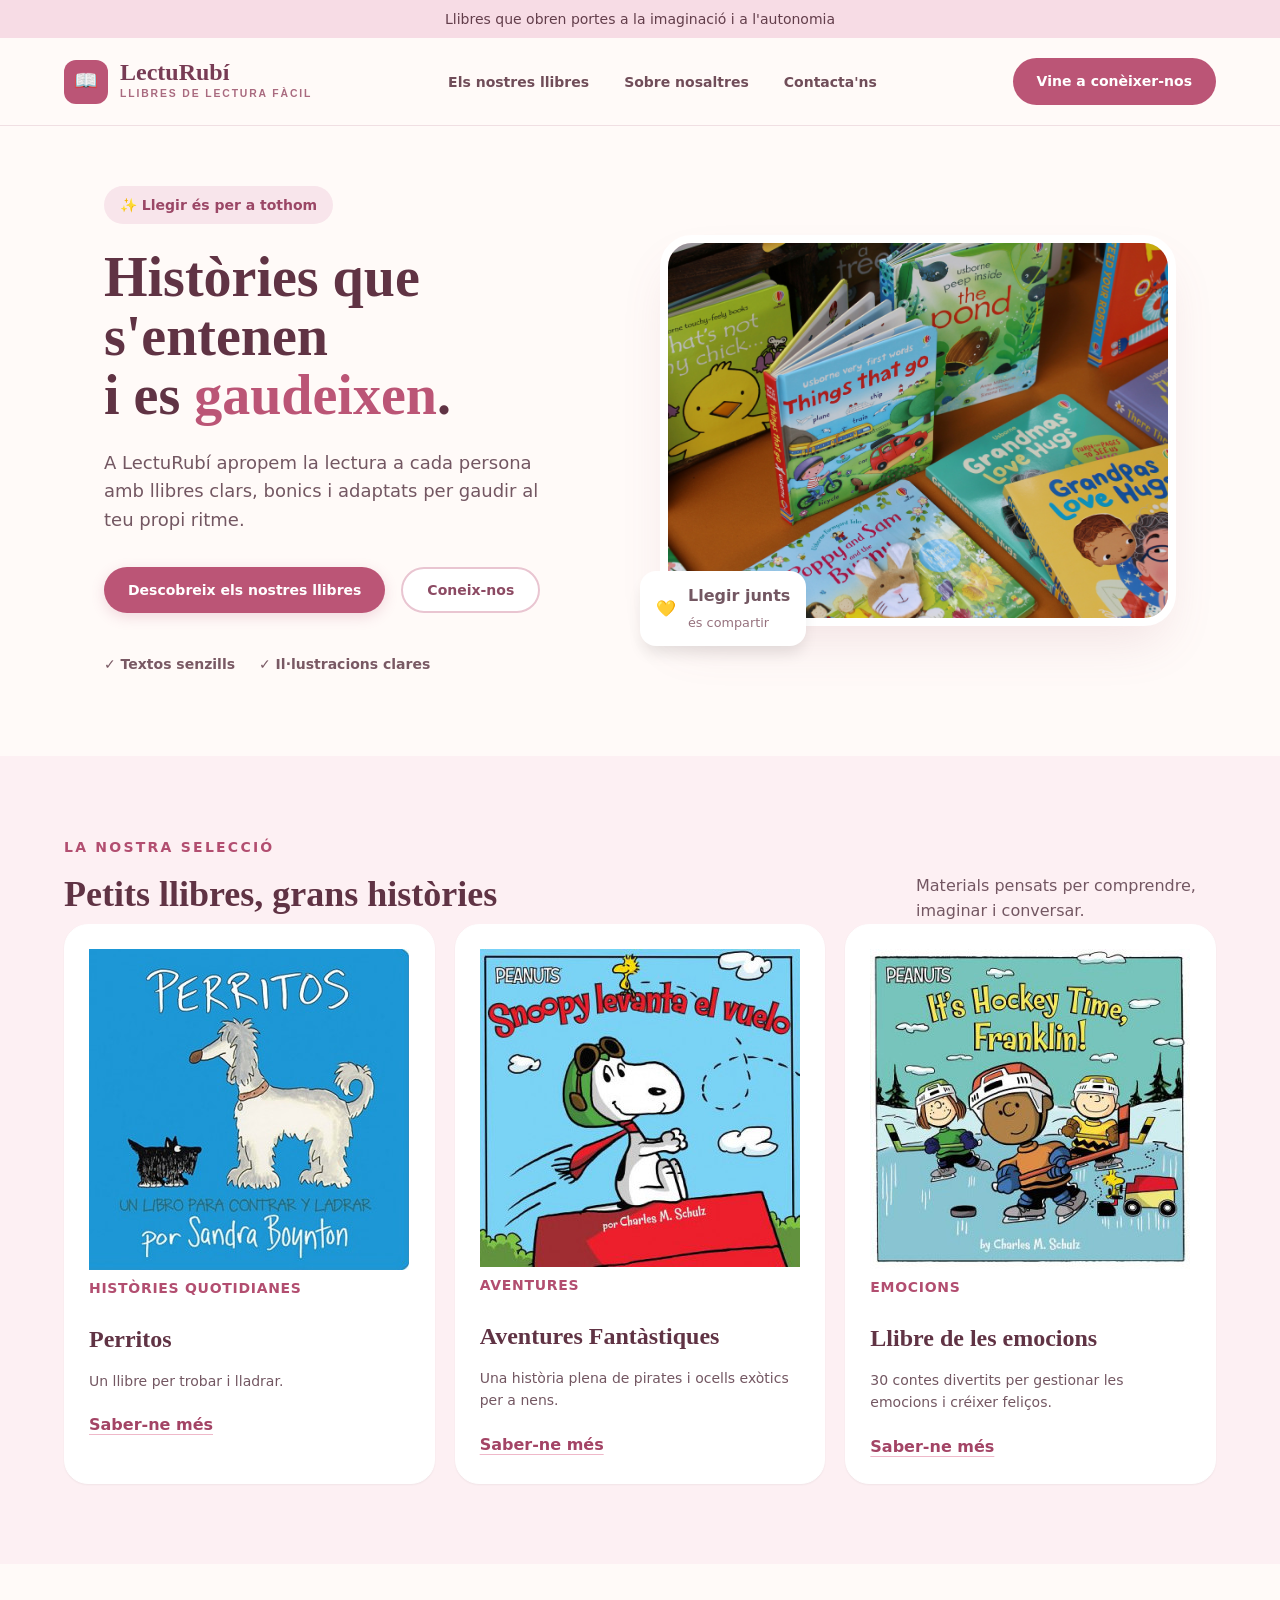
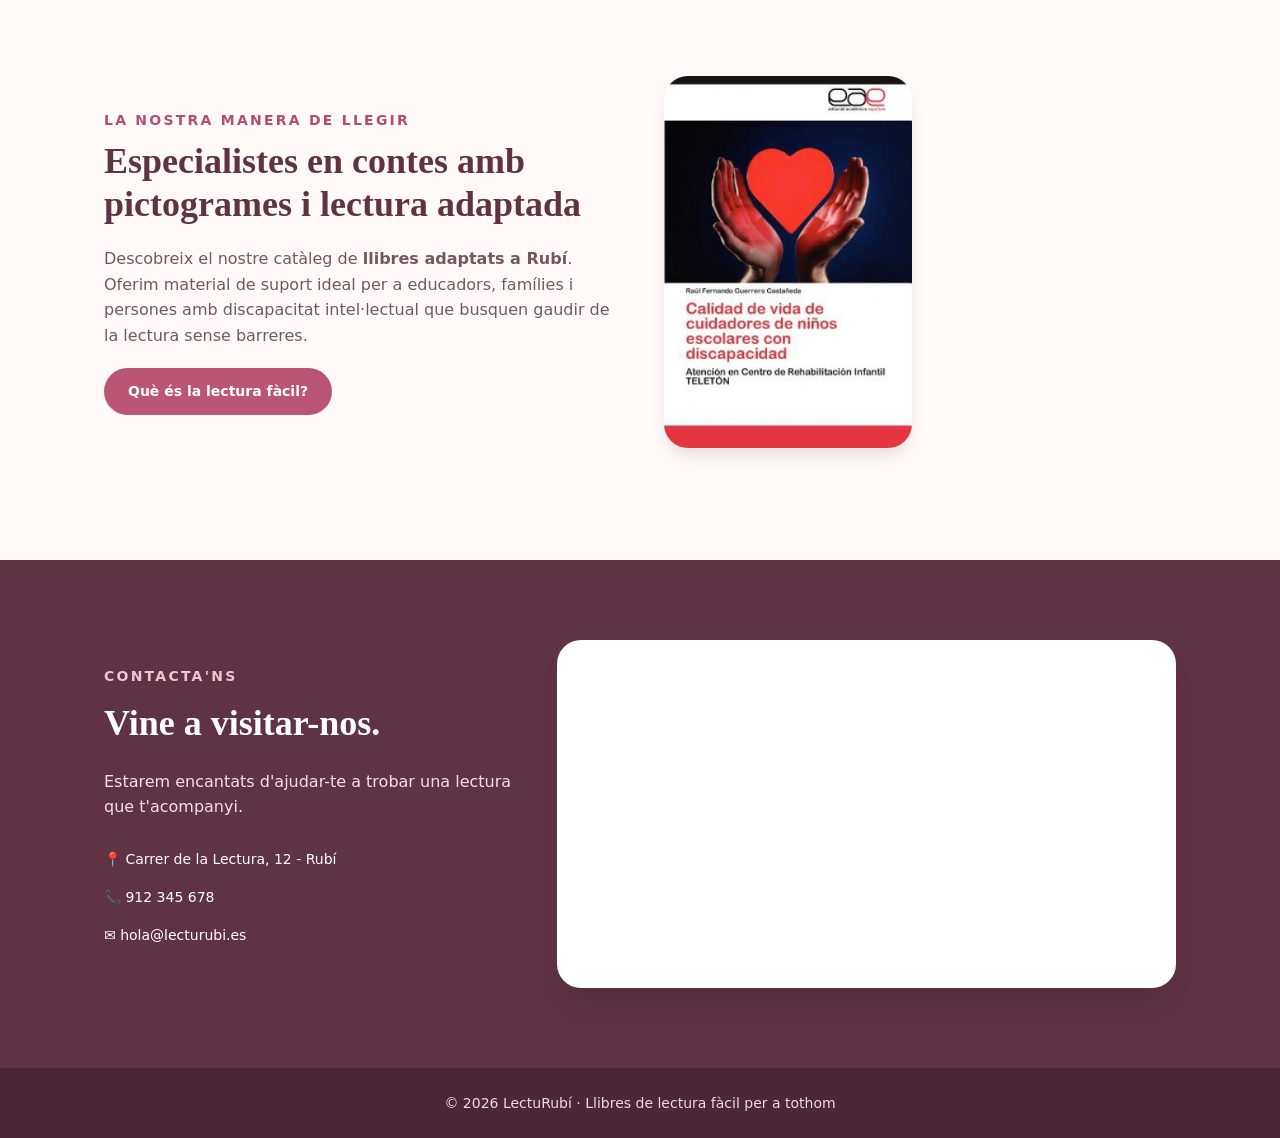
<file: index.html>
<!DOCTYPE html>
<html lang="ca">
<head>
    <!-- Configuración básica del documento -->
    <meta charset="UTF-8">
    <meta name="viewport" content="width=device-width, initial-scale=1.0">
    <meta name="google-site-verification" content="jIUxpeHj5xqXIpgmhEQrisM4NTHcFcZi3yAbn-0Yj28" />
    <title>LectuRubí - Llibres de lectura fàcil</title>
    <meta name="description" content="Descobreix LectuRubí, la teva llibreria a Rubí especialitzada en llibres de lectura fàcil i contes amb pictogrames per gaudir de la lectura sense barreres.">
    <!-- Vincula la hoja de estilos externa -->
    <link rel="stylesheet" href="style.css">
</head>
<body>

    <!-- Barra superior de aviso -->
    <div class="top-bar">
        Llibres que obren portes a la imaginació i a l'autonomia
    </div>

    <!-- Navegación principal con enlaces internos -->
    <header>
        <div class="logo">
            <div class="logo-icon">📖</div>
            <div>
                <div class="logo-text">LectuRubí</div>
                <div class="logo-sub">Llibres de lectura fàcil</div>
            </div>
        </div>
        <nav>
            <!-- Enlaces que navegan por la misma página -->
            <a href="#llibres">Els nostres llibres</a>
            <a href="#nosaltres">Sobre nosaltres</a>
            <a href="#contacte">Contacta'ns</a>
        </nav>
        <a href="#contacte" class="btn-primary">Vine a conèixer-nos</a>
    </header>

    <!-- Sección principal (Hero) -->
    <section id="inici" class="hero">
        <div class="hero-content">
            <div class="badge">✨ Llegir és per a tothom</div>
            <h1>Històries que s'entenen<br>i es <span class="highlight">gaudeixen</span>.</h1>
            <p>A LectuRubí apropem la lectura a cada persona amb llibres clars, bonics i adaptats per gaudir al teu propi ritme.</p>
            <div class="hero-buttons">
                <!-- Botones ancla hacia secciones específicas -->
                <a href="#llibres" class="btn-primary shadow">Descobreix els nostres llibres</a>
                <a href="#nosaltres" class="btn-outline">Coneix-nos</a>
            </div>
            <div class="features">
                <span>✓ Textos senzills</span>
                <span>✓ Il·lustracions clares</span>
            </div>
        </div>
        <div class="hero-image">
            <div class="image-wrapper">
                <img src="./libros-adaptados.jpg" alt="Llibres sobre una taula rosa" class="main-img">
            </div>
            <div class="floating-card">
                <div>💛</div>
                <div>
                    <strong>Llegir junts</strong><br>
                    <span class="text-small">és compartir</span>
                </div>
            </div>
        </div>
    </section>

    <!-- Sección del catálogo de libros -->
    <section id="llibres" class="selection">
        <div class="section-header">
            <div>
                <p class="section-subtitle">La nostra selecció</p>
                <h2>Petits llibres, grans històries</h2>
            </div>
            <p class="section-desc">Materials pensats per comprendre, imaginar i conversar.</p>
        </div>
        
        <div class="cards-grid">
            <!-- Ficha de libro 1 -->
            <article class="book-card">
                <div class="card-image-box">
                    <img src="./perritos-puppies.jpg" alt="Perritos" class="card-image">
                </div>
                <p class="card-tag">Històries quotidianes</p>
                <h3>Perritos</h3>
                <p>Un llibre per trobar i lladrar.</p>
                <!-- ENLAZADO INTERNO: Actualizado al nuevo archivo -->
                <a href="que-es-lectura-facil.html" class="link-more">Saber-ne més</a>
            </article>

            <!-- Ficha de libro 2 -->
            <article class="book-card">
                <div class="card-image-box">
                    <img src="./aventuras.jpg" alt="Aventures Fantàstiques" class="card-image">
                </div>
                <p class="card-tag">Aventures</p>
                <h3>Aventures Fantàstiques</h3>
                <p>Una història plena de pirates i ocells exòtics per a nens.</p>
                <!-- ENLAZADO INTERNO: Actualizado al nuevo archivo -->
                <a href="que-es-lectura-facil.html" class="link-more">Saber-ne més</a>
            </article>

            <!-- Ficha de libro 3 -->
            <article class="book-card">
                <div class="card-image-box">
                    <img src="./friends.jpg" alt="El gran llibre de les emocions" class="card-image">
                </div>
                <p class="card-tag">Emocions</p>
                <h3>Llibre de les emocions</h3>
                <p>30 contes divertits per gestionar les emocions i créixer feliços.</p>
                <!-- ENLAZADO INTERNO: Actualizado al nuevo archivo -->
                <a href="que-es-lectura-facil.html" class="link-more">Saber-ne més</a>
            </article>
        </div>
    </section>

    <!-- Sección estilo blog / manifiesto -->
    <section id="nosaltres" class="about">
        <div class="about-text">
            <p class="section-subtitle">La nostra manera de llegir</p>
            
            <!-- H2 para estructurar el texto SEO -->
            <h2>Especialistes en contes amb pictogrames i lectura adaptada</h2>
            
            <!-- CONTENIDO SEMÁNTICO: Uso de negritas y palabras clave del nicho -->
            <p>Descobreix el nostre catàleg de <strong>llibres adaptats a Rubí</strong>. Oferim material de suport ideal per a educadors, famílies i persones amb discapacitat intel·lectual que busquen gaudir de la lectura sense barreres.</p>
            
            <!-- ENLAZADO INTERNO: Conecta con la segunda página usando el estilo de botón principal -->
            <a href="que-es-lectura-facil.html" class="btn-primary" style="margin-top: 20px;">Què és la lectura fàcil?</a>
        </div>
        
        <div class="about-cards">
            <!-- IMAGEN: Adaptada al diseño moderno de la página -->
            <img src="./discapacidad.jpg" alt="Llibres adaptats i contes amb pictogrames a la llibreria LectuRubí" style="width: 100%; height: 100%; min-height: 300px; object-fit: cover; border-radius: 1.5rem; box-shadow: 0 10px 15px -3px rgba(0,0,0,0.1);">
        </div>
    </section>

    <!-- Sección final y mapa de contacto -->
    <footer id="contacte" class="contact-section">
        <div class="footer-content">
            <div class="footer-info">
                <p class="section-subtitle text-light-pink">Contacta'ns</p>
                <h2>Vine a visitar-nos.</h2>
                <p class="footer-desc">Estarem encantats d'ajudar-te a trobar una lectura que t'acompanyi.</p>
                
                <div class="contact-details">
                    <p>📍 Carrer de la Lectura, 12 - Rubí</p>
                    <p>📞 912 345 678</p>
                    <p>✉️ hola@lecturubi.es</p>
                </div>
            </div>
            <div class="footer-map">
                <!-- Mapa interactivo ajustado a la caja -->
                <iframe src="https://www.google.com/maps/embed?pb=!1m18!1m12!1m3!1d2989.3787723926834!2d2.02989107659556!3d41.48833489025091!2m3!1f0!2f0!3f0!3m2!1i1024!2i768!4f13.1!3m3!1m2!1s0x12a492d536c97a87%3A0x6b84ba0b5220c3a2!2sRub%C3%AD%2C%20Barcelona!5e0!3m2!1ses!2ses!4v1700000000000!5m2!1ses!2ses" width="100%" height="100%" style="border:0;" allowfullscreen="" loading="lazy" referrerpolicy="no-referrer-when-downgrade"></iframe>
            </div>
        </div>
        <div class="copyright">
            <p>© 2026 LectuRubí · Llibres de lectura fàcil per a tothom</p>
        </div>
    </footer>

</body>
</html>
</file>
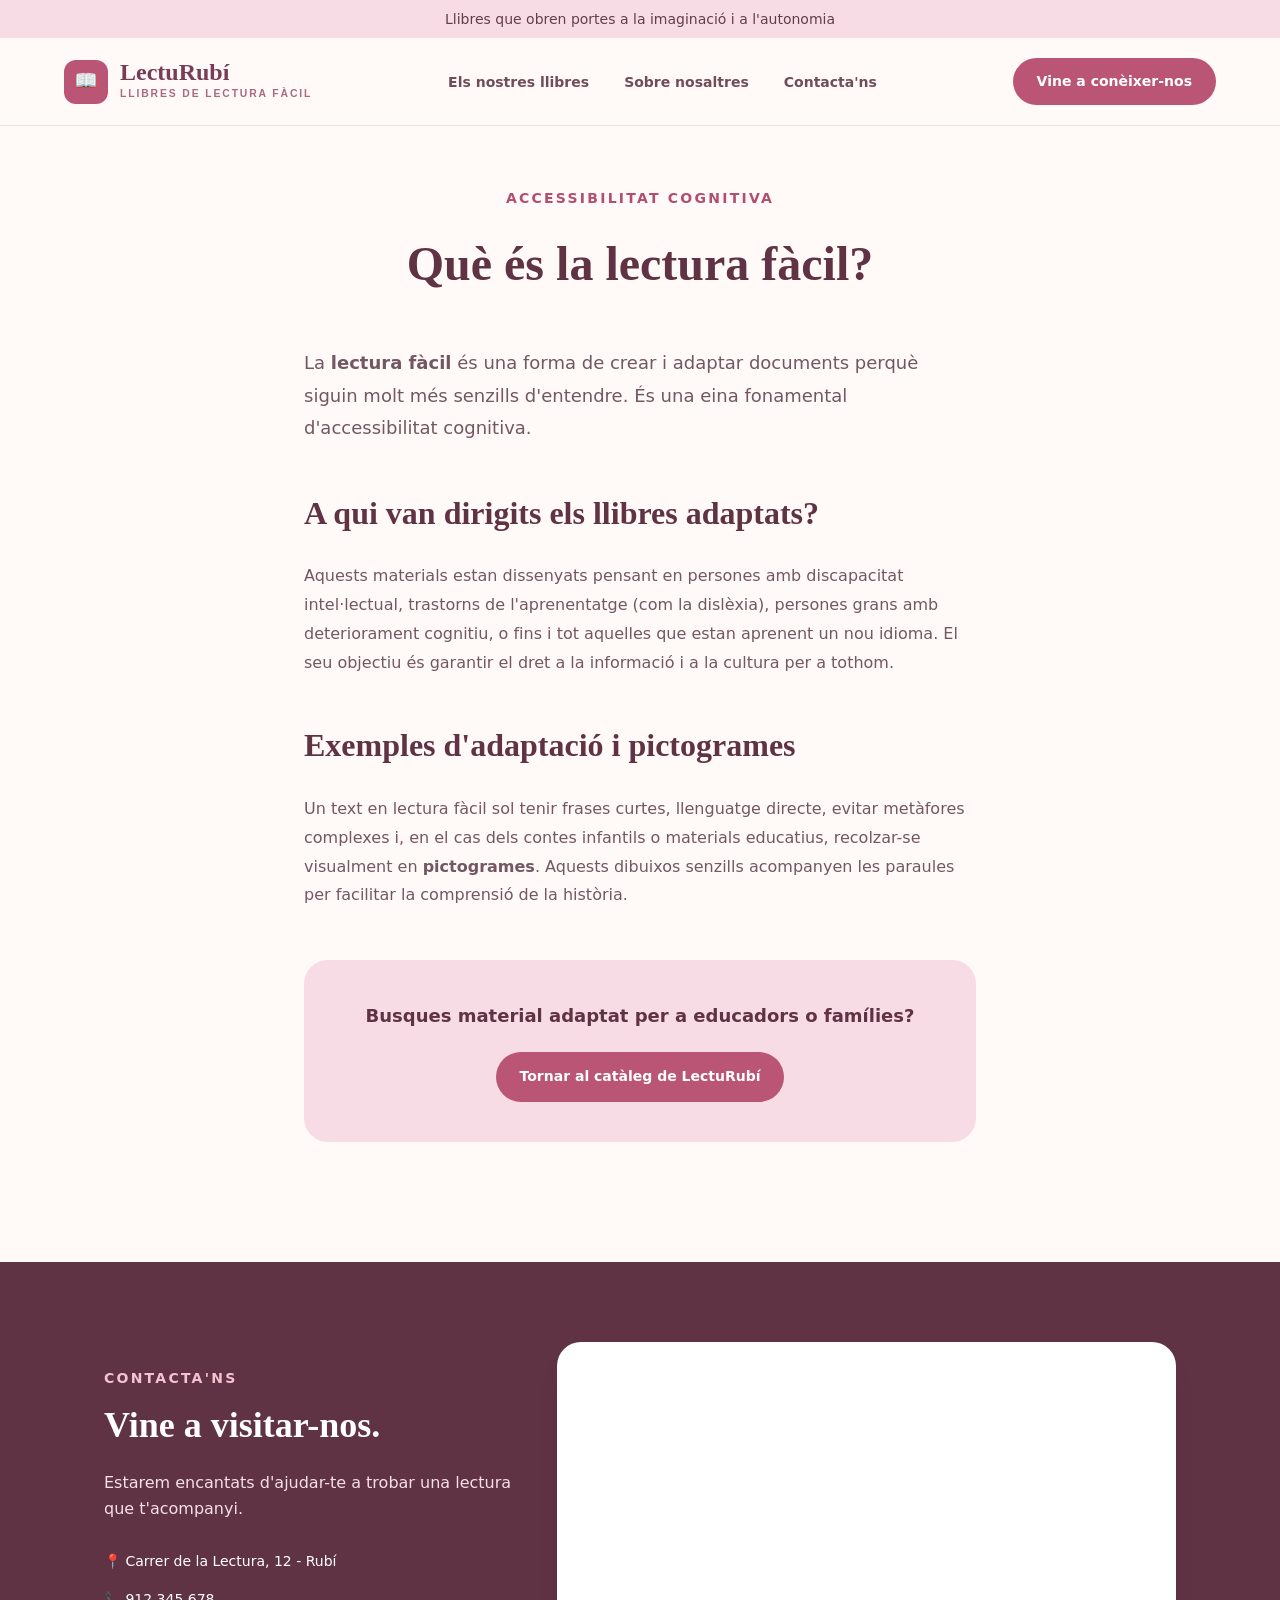
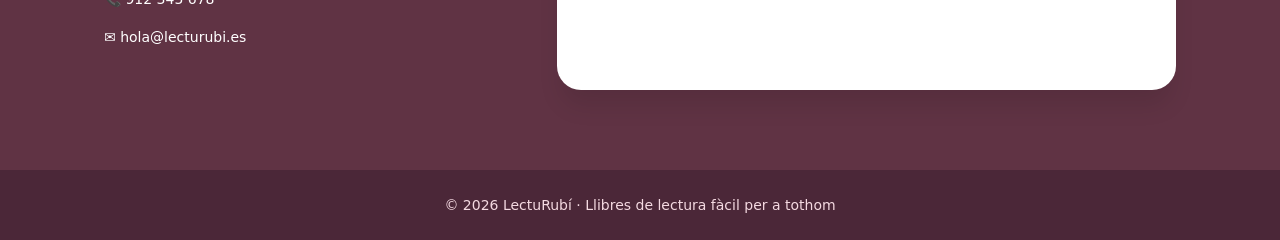
<file: que-es-lectura-facil.html>
<!DOCTYPE html>
<html lang="ca">
<head>
    <!-- Configuración básica del documento -->
    <meta charset="UTF-8">
    <meta name="viewport" content="width=device-width, initial-scale=1.0">
    <title>Què és la lectura fàcil? - LectuRubí</title>
    <meta name="description" content="Descobreix LectuRubí, la teva llibreria a Rubí especialitzada en llibres de lectura fàcil i contes amb pictogrames per gaudir de la lectura sense barreres.">
    <!-- Vincula la misma hoja de estilos de la página principal -->
    <link rel="stylesheet" href="style.css">
</head>
<body>

    <!-- Barra superior de aviso -->
    <div class="top-bar">
        Llibres que obren portes a la imaginació i a l'autonomia
    </div>

    <!-- Navegación principal -->
    <header>
        <div class="logo">
            <div class="logo-icon">📖</div>
            <div>
                <div class="logo-text">LectuRubí</div>
                <div class="logo-sub">Llibres de lectura fàcil</div>
            </div>
        </div>
        <nav>
            <!-- Estos enlaces ahora apuntan a index.html para volver a la portada -->
            <a href="index.html#llibres">Els nostres llibres</a>
            <a href="index.html#nosaltres">Sobre nosaltres</a>
            <a href="index.html#contacte">Contacta'ns</a>
        </nav>
        <a href="index.html#contacte" class="btn-primary">Vine a conèixer-nos</a>
    </header>

    <!-- Contenedor principal del artículo estilo blog -->
    <main style="padding: 60px 5%; max-width: 800px; margin: 0 auto; line-height: 1.8;">
        
        <!-- Encabezado del artículo -->
        <p class="section-subtitle" style="text-align: center; margin-bottom: 10px;">Accessibilitat Cognitiva</p>
        <h1 style="text-align: center; font-size: 3rem; margin-bottom: 40px; color: var(--text-primary);">Què és la lectura fàcil?</h1>

        <p style="font-size: 1.125rem; margin-bottom: 30px; color: var(--text-dark);">
            La <strong>lectura fàcil</strong> és una forma de crear i adaptar documents perquè siguin molt més senzills d'entendre. És una eina fonamental d'accessibilitat cognitiva.
        </p>

        <!-- Sección 1 -->
        <h2 style="font-size: 2rem; margin-top: 40px; margin-bottom: 20px;">A qui van dirigits els llibres adaptats?</h2>
        <p style="margin-bottom: 20px;">
            Aquests materials estan dissenyats pensant en persones amb discapacitat intel·lectual, trastorns de l'aprenentatge (com la dislèxia), persones grans amb deteriorament cognitiu, o fins i tot aquelles que estan aprenent un nou idioma. El seu objectiu és garantir el dret a la informació i a la cultura per a tothom.
        </p>

        <!-- Sección 2 -->
        <h2 style="font-size: 2rem; margin-top: 40px; margin-bottom: 20px;">Exemples d'adaptació i pictogrames</h2>
        <p style="margin-bottom: 40px;">
            Un text en lectura fàcil sol tenir frases curtes, llenguatge directe, evitar metàfores complexes i, en el cas dels contes infantils o materials educatius, recolzar-se visualment en <strong>pictogrames</strong>. Aquests dibuixos senzills acompanyen les paraules per facilitar la comprensió de la història.
        </p>

        <!-- Caja de llamada a la acción (Call to Action) -->
        <div style="background-color: var(--topbar-bg); padding: 40px; border-radius: 1.5rem; text-align: center; margin-top: 50px;">
            <p style="font-size: 1.125rem; font-weight: bold; color: var(--text-primary); margin-bottom: 20px;">
                Busques material adaptat per a educadors o famílies?
            </p>
            <!-- Botón para regresar al catálogo principal -->
            <a href="index.html#llibres" class="btn-primary">Tornar al catàleg de LectuRubí</a>
        </div>
        
    </main>

    <!-- Sección final y mapa de contacto (Idéntico a la portada) -->
    <footer id="contacte" class="contact-section" style="margin-top: 60px;">
        <div class="footer-content">
            <div class="footer-info">
                <p class="section-subtitle text-light-pink">Contacta'ns</p>
                <h2>Vine a visitar-nos.</h2>
                <p class="footer-desc">Estarem encantats d'ajudar-te a trobar una lectura que t'acompanyi.</p>
                
                <div class="contact-details">
                    <p>📍 Carrer de la Lectura, 12 - Rubí</p>
                    <p>📞 912 345 678</p>
                    <p>✉️ hola@lecturubi.es</p>
                </div>
            </div>
            <div class="footer-map">
                <iframe src="https://www.google.com/maps/embed?pb=!1m18!1m12!1m3!1d2989.3787723926834!2d2.02989107659556!3d41.48833489025091!2m3!1f0!2f0!3f0!3m2!1i1024!2i768!4f13.1!3m3!1m2!1s0x12a492d536c97a87%3A0x6b84ba0b5220c3a2!2sRub%C3%AD%2C%20Barcelona!5e0!3m2!1ses!2ses!4v1700000000000!5m2!1ses!2ses" width="100%" height="100%" style="border:0;" allowfullscreen="" loading="lazy" referrerpolicy="no-referrer-when-downgrade"></iframe>
            </div>
        </div>
        <div class="copyright">
            <p>© 2026 LectuRubí · Llibres de lectura fàcil per a tothom</p>
        </div>
    </footer>

</body>
</html>
</file>
<file: style.css>
/* Paleta de colores  */
:root {
    --bg-main: #fffaf8;
    --text-primary: #603344;
    --text-secondary: #735762;
    --accent: #bb5576;
    --accent-hover: #9e4163;
    --topbar-bg: #f7dce5;
    --topbar-text: #633e4b;
    --card-pink: #f9dce6;
    --card-yellow: #f7e5bd;
    --card-green: #dce9e1;
    --footer-bg: #603344;
    --copyright-bg: #4b2738;
}

/* Reseteo general y desplazamiento suave para los enlaces internos */
* {
    box-sizing: border-box;
    margin: 0;
    padding: 0;
    font-family: 'Segoe UI', system-ui, -apple-system, sans-serif;
}

html {
    scroll-behavior: smooth;
}

body {
    background-color: var(--bg-main);
    color: var(--text-secondary);
    line-height: 1.6;
    overflow-x: hidden;
}

/* Tipografía de encabezados */
h1, h2, h3, h4, .logo-text, .highlight {
    font-family: 'Georgia', serif;
    color: var(--text-primary);
}

.highlight {
    color: var(--accent);
}

/* Barra superior */
.top-bar {
    background-color: var(--topbar-bg);
    color: var(--topbar-text);
    text-align: center;
    padding: 8px 16px;
    font-size: 0.875rem;
    font-weight: 500;
}

/* Cabecera  (Sticky Header) */
header {
    position: sticky;
    top: 0;
    z-index: 20;
    background-color: rgba(255, 250, 248, 0.95);
    backdrop-filter: blur(8px);
    display: flex;
    justify-content: space-between;
    align-items: center;
    padding: 20px 5%;
    border-bottom: 1px solid #f0dfe3;
}

.logo { display: flex; align-items: center; gap: 12px; }
.logo-icon {
    background-color: var(--accent);
    color: white;
    width: 44px; height: 44px;
    display: flex; align-items: center; justify-content: center;
    border-radius: 12px;
    font-size: 1.2rem;
}
.logo-text { font-size: 1.5rem; font-weight: bold; line-height: 1; color: #783c55; }
.logo-sub {
    font-family: sans-serif; font-size: 0.65rem;
    color: #a96a7f; font-weight: 600;
    letter-spacing: 0.18em; text-transform: uppercase;
    margin-top: 2px;
}

/* Enlaces de navegación */
nav a {
    text-decoration: none; color: #704d59;
    margin: 0 15px; font-weight: 600; font-size: 0.875rem;
    transition: color 0.3s;
}
nav a:hover { color: var(--accent); }

/* Botones */
.btn-primary {
    background-color: var(--accent); color: white;
    padding: 12px 24px; border-radius: 30px;
    text-decoration: none; font-weight: bold; font-size: 0.875rem;
    transition: background-color 0.3s, transform 0.2s;
    display: inline-block;
}
.btn-primary:hover { background-color: var(--accent-hover); transform: translateY(-2px); }
.btn-primary.shadow { box-shadow: 0 4px 14px rgba(187, 85, 118, 0.2); }

.btn-outline {
    border: 2px solid #e9c5d1; background: white; color: #8c4a63;
    padding: 10px 24px; border-radius: 30px;
    text-decoration: none; font-weight: bold; font-size: 0.875rem;
    transition: border-color 0.3s; display: inline-block;
}
.btn-outline:hover { border-color: var(--accent); }

/* Sección Hero */
.hero {
    display: grid; grid-template-columns: 1fr 1fr;
    gap: 40px; padding: 60px 5% 80px; align-items: center;
    max-width: 1200px; margin: 0 auto;
}
.badge {
    background-color: #f8e5eb; color: #9b4766;
    padding: 8px 16px; border-radius: 20px; font-size: 0.875rem;
    font-weight: 600; display: inline-flex; align-items: center; gap: 8px;
    margin-bottom: 24px;
}
.hero h1 { font-size: 3.5rem; line-height: 1.05; margin-bottom: 24px; }
.hero p { font-size: 1.125rem; margin-bottom: 32px; max-width: 90%; }
.hero-buttons { display: flex; gap: 16px; margin-bottom: 40px; flex-wrap: wrap; }
.features { display: flex; gap: 24px; color: #795964; font-weight: 600; font-size: 0.875rem; }

/* Imagen Hero y tarjeta flotante */
.hero-image { position: relative; width: 100%; max-width: 520px; margin: 0 auto; }
.image-wrapper {
    border-radius: 2rem; border: 8px solid white;
    background-color: #f3d6df; overflow: hidden;
    box-shadow: 0 25px 50px -12px rgba(168, 93, 117, 0.15);
}
.main-img { width: 100%; height: auto; display: block; aspect-ratio: 4/3; object-fit: cover; }
.floating-card {
    position: absolute; bottom: -20px; left: -20px; background: white;
    padding: 12px 16px; border-radius: 1rem; box-shadow: 0 10px 15px -3px rgba(0,0,0,0.1);
    display: flex; align-items: center; gap: 12px;
}
.text-small { font-size: 0.8rem; color: #96727e; font-weight: normal; }

/* Sección Catálogo (Libros) */
.selection { background-color: #fdf0f3; padding: 80px 5%; }
.selection > div { max-width: 1200px; margin: 0 auto; }
.section-header { display: flex; justify-content: space-between; align-items: flex-end; margin-bottom: 40px; flex-wrap: wrap; gap: 16px; }
.section-subtitle {
    color: #b24e70; font-weight: bold; font-size: 0.875rem;
    letter-spacing: 0.16em; text-transform: uppercase; margin-bottom: 8px;
}
.selection h2 { font-size: 2.25rem; }
.section-desc { max-width: 300px; }

.cards-grid { display: grid; grid-template-columns: repeat(3, 1fr); gap: 20px; max-width: 1200px; margin: 0 auto; }
.book-card { background: white; border-radius: 1.5rem; border: 1px solid white; padding: 24px; box-shadow: 0 1px 2px rgba(0,0,0,0.05); transition: transform 0.2s, box-shadow 0.2s; }
.book-card:hover { transform: translateY(-4px); box-shadow: 0 10px 15px -3px rgba(0,0,0,0.1); }
.card-icon-box {
    width: 100%; height: 176px; border-radius: 1rem; margin-bottom: 24px;
    display: flex; align-items: center; justify-content: center; font-size: 4.5rem;
}
.bg-pink { background-color: var(--card-pink); }
.bg-yellow { background-color: var(--card-yellow); }
.bg-green { background-color: var(--card-green); }

.card-tag { font-size: 0.75rem; color: #b24e70; font-weight: bold; text-transform: uppercase; letter-spacing: 0.05em; margin-bottom: 8px; }
.book-card h3 { font-size: 1.5rem; margin-bottom: 12px; }
.book-card p { font-size: 0.875rem; margin-bottom: 20px; }
.link-more { color: #a34465; text-decoration: underline; text-underline-offset: 4px; text-decoration-color: #efb8c9; font-weight: bold; }

/* Sección Nosotros (Blog) */
.about {
    display: grid; grid-template-columns: 1fr 1fr; gap: 48px;
    padding: 112px 5%; max-width: 1200px; margin: 0 auto; align-items: center;
}
.about h2 { font-size: 2.25rem; margin-bottom: 20px; line-height: 1.2; }
.about-cards { display: grid; grid-template-columns: 1fr 1fr; gap: 16px; }
.info-card { padding: 24px; border-radius: 1.5rem; }
.bg-pink-light { background-color: #f8e5eb; }
.bg-yellow-light { background-color: #f8efd9; }
.info-icon { font-size: 1.5rem; margin-bottom: 20px; }
.text-accent { color: #a34465; }
.text-brown { color: #9b6a2e; }
.info-card h4 { font-size: 1rem; margin-bottom: 8px; }
.info-card p { font-size: 0.875rem; }

/* Contacto y Pie de página */
.contact-section { background-color: var(--footer-bg); color: white; }
.footer-content {
    display: grid; grid-template-columns: 0.8fr 1.2fr; gap: 40px;
    padding: 80px 5%; max-width: 1200px; margin: 0 auto; align-items: center;
}
.text-light-pink { color: #f6c1d1; }
.contact-section h2 { color: white; font-size: 2.25rem; margin-bottom: 16px; }
.footer-desc { color: #f7dfe6; margin-bottom: 28px; }
.contact-details p { margin-bottom: 16px; font-size: 0.875rem; display: flex; align-items: center; gap: 12px; }

.footer-map {
    border-radius: 1.5rem; border: 4px solid rgba(255,255,255,0.2);
    overflow: hidden; background: white; box-shadow: 0 20px 25px -5px rgba(0,0,0,0.1);
}
.footer-map iframe { height: 340px; display: block; }
.copyright { background-color: var(--copyright-bg); text-align: center; padding: 24px 5%; font-size: 0.875rem; color: #f4d9e1; }

/* Ajustes para móviles */
@media (max-width: 900px) {
    .hero, .about, .footer-content { grid-template-columns: 1fr; text-align: left; }
    .hero h1 { font-size: 2.5rem; }
    nav { display: none; }
    .cards-grid { grid-template-columns: 1fr; }
    .about-cards { grid-template-columns: 1fr; }
}
</file>
